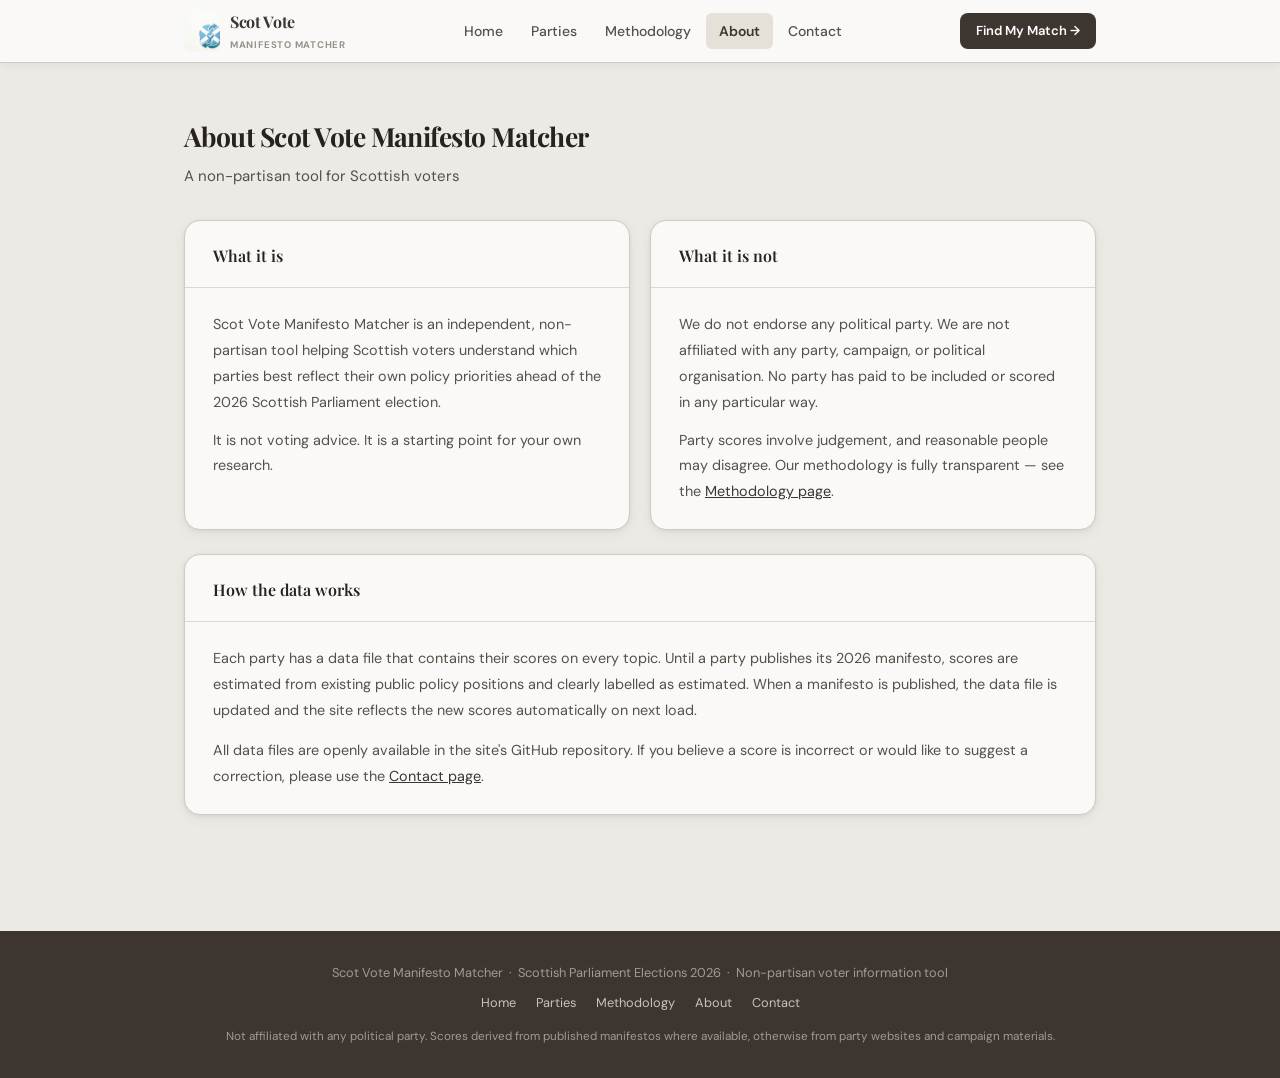
<file: about.html>
<!DOCTYPE html>
<html lang="en">
<head>
<meta charset="UTF-8">
<meta name="viewport" content="width=device-width, initial-scale=1.0">
<title>About – Scot Vote Manifesto Matcher</title>
<link rel="preconnect" href="https://fonts.googleapis.com">
  <link href="https://fonts.googleapis.com/css2?family=Playfair+Display:wght@500;700&family=DM+Sans:wght@300;400;500;600&display=swap" rel="stylesheet">
  <link rel="stylesheet" href="style.css">
</head>
<body>

<nav class="nav">
  <div class="nav-inner">
    <a href="index.html" class="nav-brand">
      <img src="logo-icon.png" alt="Scot Vote Manifesto Matcher icon" style="height:42px;width:auto;display:block">
      <div>
        <span class="nav-brand-text">Scot Vote</span>
        <span class="nav-brand-sub">Manifesto Matcher</span>
      </div>
    </a>
    <ul class="nav-links" id="nav-links"></ul>
    <a href="match.html" class="btn btn-primary btn-sm">Find My Match →</a>
  </div>
</nav>

<main>
  <div class="container">
    <div class="section">
      <div class="sh">About Scot Vote Manifesto Matcher</div>
      <div class="sh-s">A non-partisan tool for Scottish voters</div>

      <div style="display:grid;grid-template-columns:1fr 1fr;gap:20px;margin-bottom:24px">

        <div class="card">
          <div class="card-head" style="font-family:var(--font-d);font-size:1rem;font-weight:600">What it is</div>
          <div class="card-body">
            <p style="font-size:.9rem;color:var(--text-2);line-height:1.8">Scot Vote Manifesto Matcher is an independent, non-partisan tool helping Scottish voters understand which parties best reflect their own policy priorities ahead of the 2026 Scottish Parliament election.</p>
            <p style="font-size:.9rem;color:var(--text-2);line-height:1.8;margin-top:12px">It is not voting advice. It is a starting point for your own research.</p>
          </div>
        </div>

        <div class="card">
          <div class="card-head" style="font-family:var(--font-d);font-size:1rem;font-weight:600">What it is not</div>
          <div class="card-body">
            <p style="font-size:.9rem;color:var(--text-2);line-height:1.8">We do not endorse any political party. We are not affiliated with any party, campaign, or political organisation. No party has paid to be included or scored in any particular way.</p>
            <p style="font-size:.9rem;color:var(--text-2);line-height:1.8;margin-top:12px">Party scores involve judgement, and reasonable people may disagree. Our methodology is fully transparent — see the <a href="methodology.html" style="color:var(--accent)">Methodology page</a>.</p>
          </div>
        </div>

      </div>

      <div class="card">
        <div class="card-head" style="font-family:var(--font-d);font-size:1rem;font-weight:600">How the data works</div>
        <div class="card-body">
          <p style="font-size:.9rem;color:var(--text-2);line-height:1.8;margin-bottom:14px">Each party has a data file that contains their scores on every topic. Until a party publishes its 2026 manifesto, scores are estimated from existing public policy positions and clearly labelled as estimated. When a manifesto is published, the data file is updated and the site reflects the new scores automatically on next load.</p>
          <p style="font-size:.9rem;color:var(--text-2);line-height:1.8">All data files are openly available in the site's GitHub repository. If you believe a score is incorrect or would like to suggest a correction, please use the <a href="contact.html" style="color:var(--accent)">Contact page</a>.</p>
        </div>
      </div>

    </div>
  </div>
</main>

<footer id="site-footer"></footer>

<script src="main.js"></script>
<script>
document.addEventListener('DOMContentLoaded', () => {
  initNav('about');
  initFooter();
});
</script>
</body>
</html>
</file>
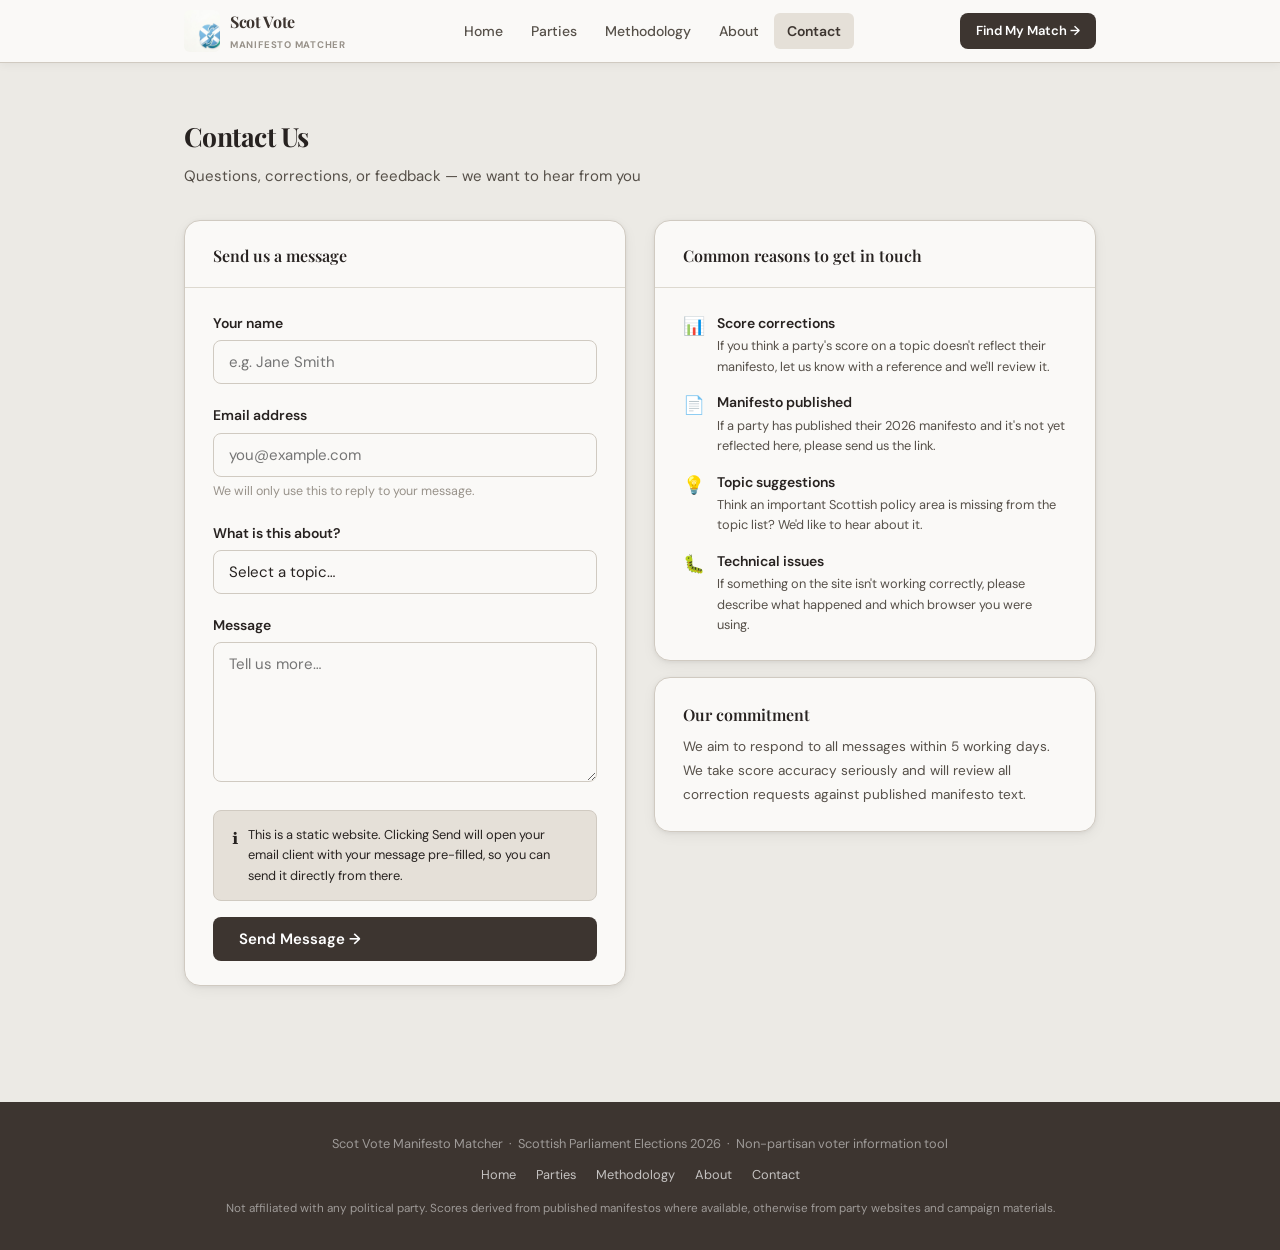
<file: contact.html>
<!DOCTYPE html>
<html lang="en">
<head>
<meta charset="UTF-8">
<meta name="viewport" content="width=device-width, initial-scale=1.0">
<title>Contact – Scot Vote Manifesto Matcher</title>
<link rel="preconnect" href="https://fonts.googleapis.com">
  <link href="https://fonts.googleapis.com/css2?family=Playfair+Display:wght@500;700&family=DM+Sans:wght@300;400;500;600&display=swap" rel="stylesheet">
  <link rel="stylesheet" href="style.css">
</head>
<body>

<nav class="nav">
  <div class="nav-inner">
    <a href="index.html" class="nav-brand">
      <img src="logo-icon.png" alt="Scot Vote Manifesto Matcher icon" style="height:42px;width:auto;display:block">
      <div>
        <span class="nav-brand-text">Scot Vote</span>
        <span class="nav-brand-sub">Manifesto Matcher</span>
      </div>
    </a>
    <ul class="nav-links" id="nav-links"></ul>
    <a href="match.html" class="btn btn-primary btn-sm">Find My Match →</a>
  </div>
</nav>

<main>
  <div class="container">
    <div class="section">
      <div class="sh">Contact Us</div>
      <div class="sh-s">Questions, corrections, or feedback — we want to hear from you</div>

      <div style="display:grid;grid-template-columns:1fr 1fr;gap:28px;align-items:start">

        <!-- Contact form -->
        <div class="card">
          <div class="card-head" style="font-family:var(--font-d);font-size:1rem;font-weight:600">Send us a message</div>
          <div class="card-body">

            <div id="form-success" style="display:none" class="banner banner-info">
              <span class="banner-icon">✓</span>
              <div><strong>Message sent!</strong> We'll get back to you as soon as we can.</div>
            </div>

            <form id="contact-form" onsubmit="handleSubmit(event)">

              <div class="form-group">
                <label class="form-label" for="name">Your name</label>
                <input class="form-input" type="text" id="name" name="name" placeholder="e.g. Jane Smith" required>
              </div>

              <div class="form-group">
                <label class="form-label" for="email">Email address</label>
                <input class="form-input" type="email" id="email" name="email" placeholder="you@example.com" required>
                <div class="form-hint">We will only use this to reply to your message.</div>
              </div>

              <div class="form-group">
                <label class="form-label" for="topic">What is this about?</label>
                <select class="form-select" id="topic" name="topic" required>
                  <option value="" disabled selected>Select a topic…</option>
                  <option value="score-correction">A party score looks incorrect</option>
                  <option value="missing-topic">Suggest a new policy topic</option>
                  <option value="manifesto-update">A manifesto has been published</option>
                  <option value="bug">Something on the site isn't working</option>
                  <option value="media">Media / press enquiry</option>
                  <option value="other">Something else</option>
                </select>
              </div>

              <div class="form-group">
                <label class="form-label" for="message">Message</label>
                <textarea class="form-textarea" id="message" name="message" placeholder="Tell us more…" required></textarea>
              </div>

              <div class="banner banner-info mb4" style="font-size:.8rem">
                <span class="banner-icon">ℹ️</span>
                <div>This is a static website. Clicking Send will open your email client with your message pre-filled, so you can send it directly from there.</div>
              </div>

              <button type="submit" class="btn btn-primary" style="width:100%">Send Message →</button>

            </form>
          </div>
        </div>

        <!-- Right column: info -->
        <div>
          <div class="card" style="margin-bottom:16px">
            <div class="card-head" style="font-family:var(--font-d);font-size:1rem;font-weight:600">Common reasons to get in touch</div>
            <div class="card-body">
              <div style="display:flex;flex-direction:column;gap:14px">
                <div style="display:flex;gap:12px;align-items:flex-start">
                  <span style="font-size:1.1rem">📊</span>
                  <div>
                    <div style="font-weight:600;font-size:.875rem;margin-bottom:2px">Score corrections</div>
                    <div style="font-size:.8rem;color:var(--text-2)">If you think a party's score on a topic doesn't reflect their manifesto, let us know with a reference and we'll review it.</div>
                  </div>
                </div>
                <div style="display:flex;gap:12px;align-items:flex-start">
                  <span style="font-size:1.1rem">📄</span>
                  <div>
                    <div style="font-weight:600;font-size:.875rem;margin-bottom:2px">Manifesto published</div>
                    <div style="font-size:.8rem;color:var(--text-2)">If a party has published their 2026 manifesto and it's not yet reflected here, please send us the link.</div>
                  </div>
                </div>
                <div style="display:flex;gap:12px;align-items:flex-start">
                  <span style="font-size:1.1rem">💡</span>
                  <div>
                    <div style="font-weight:600;font-size:.875rem;margin-bottom:2px">Topic suggestions</div>
                    <div style="font-size:.8rem;color:var(--text-2)">Think an important Scottish policy area is missing from the topic list? We'd like to hear about it.</div>
                  </div>
                </div>
                <div style="display:flex;gap:12px;align-items:flex-start">
                  <span style="font-size:1.1rem">🐛</span>
                  <div>
                    <div style="font-weight:600;font-size:.875rem;margin-bottom:2px">Technical issues</div>
                    <div style="font-size:.8rem;color:var(--text-2)">If something on the site isn't working correctly, please describe what happened and which browser you were using.</div>
                  </div>
                </div>
              </div>
            </div>
          </div>

          <div class="card">
            <div class="card-body">
              <div style="font-family:var(--font-d);font-size:1rem;font-weight:600;margin-bottom:8px">Our commitment</div>
              <p style="font-size:.85rem;color:var(--text-2);line-height:1.75">We aim to respond to all messages within 5 working days. We take score accuracy seriously and will review all correction requests against published manifesto text.</p>
            </div>
          </div>
        </div>

      </div>
    </div>
  </div>
</main>

<footer id="site-footer"></footer>

<script src="main.js"></script>
<script>
document.addEventListener('DOMContentLoaded', () => {
  initNav('contact');
  initFooter();
});

function handleSubmit(e) {
  e.preventDefault();
  const name    = document.getElementById('name').value;
  const email   = document.getElementById('email').value;
  const topic   = document.getElementById('topic').value;
  const message = document.getElementById('message').value;

  const subject = encodeURIComponent(`Scot Vote Manifesto Matcher – ${topic}`);
  const body    = encodeURIComponent(
    `Name: ${name}\nEmail: ${email}\nTopic: ${topic}\n\n${message}`
  );

  // Replace this address with your own
  const mailto = `mailto:hello@manifestomatch.scot?subject=${subject}&body=${body}`;
  window.location.href = mailto;

  // Show confirmation banner
  document.getElementById('form-success').style.display = 'flex';
  document.getElementById('contact-form').style.opacity = '.5';
  document.getElementById('contact-form').style.pointerEvents = 'none';
}
</script>
</body>
</html>
</file>
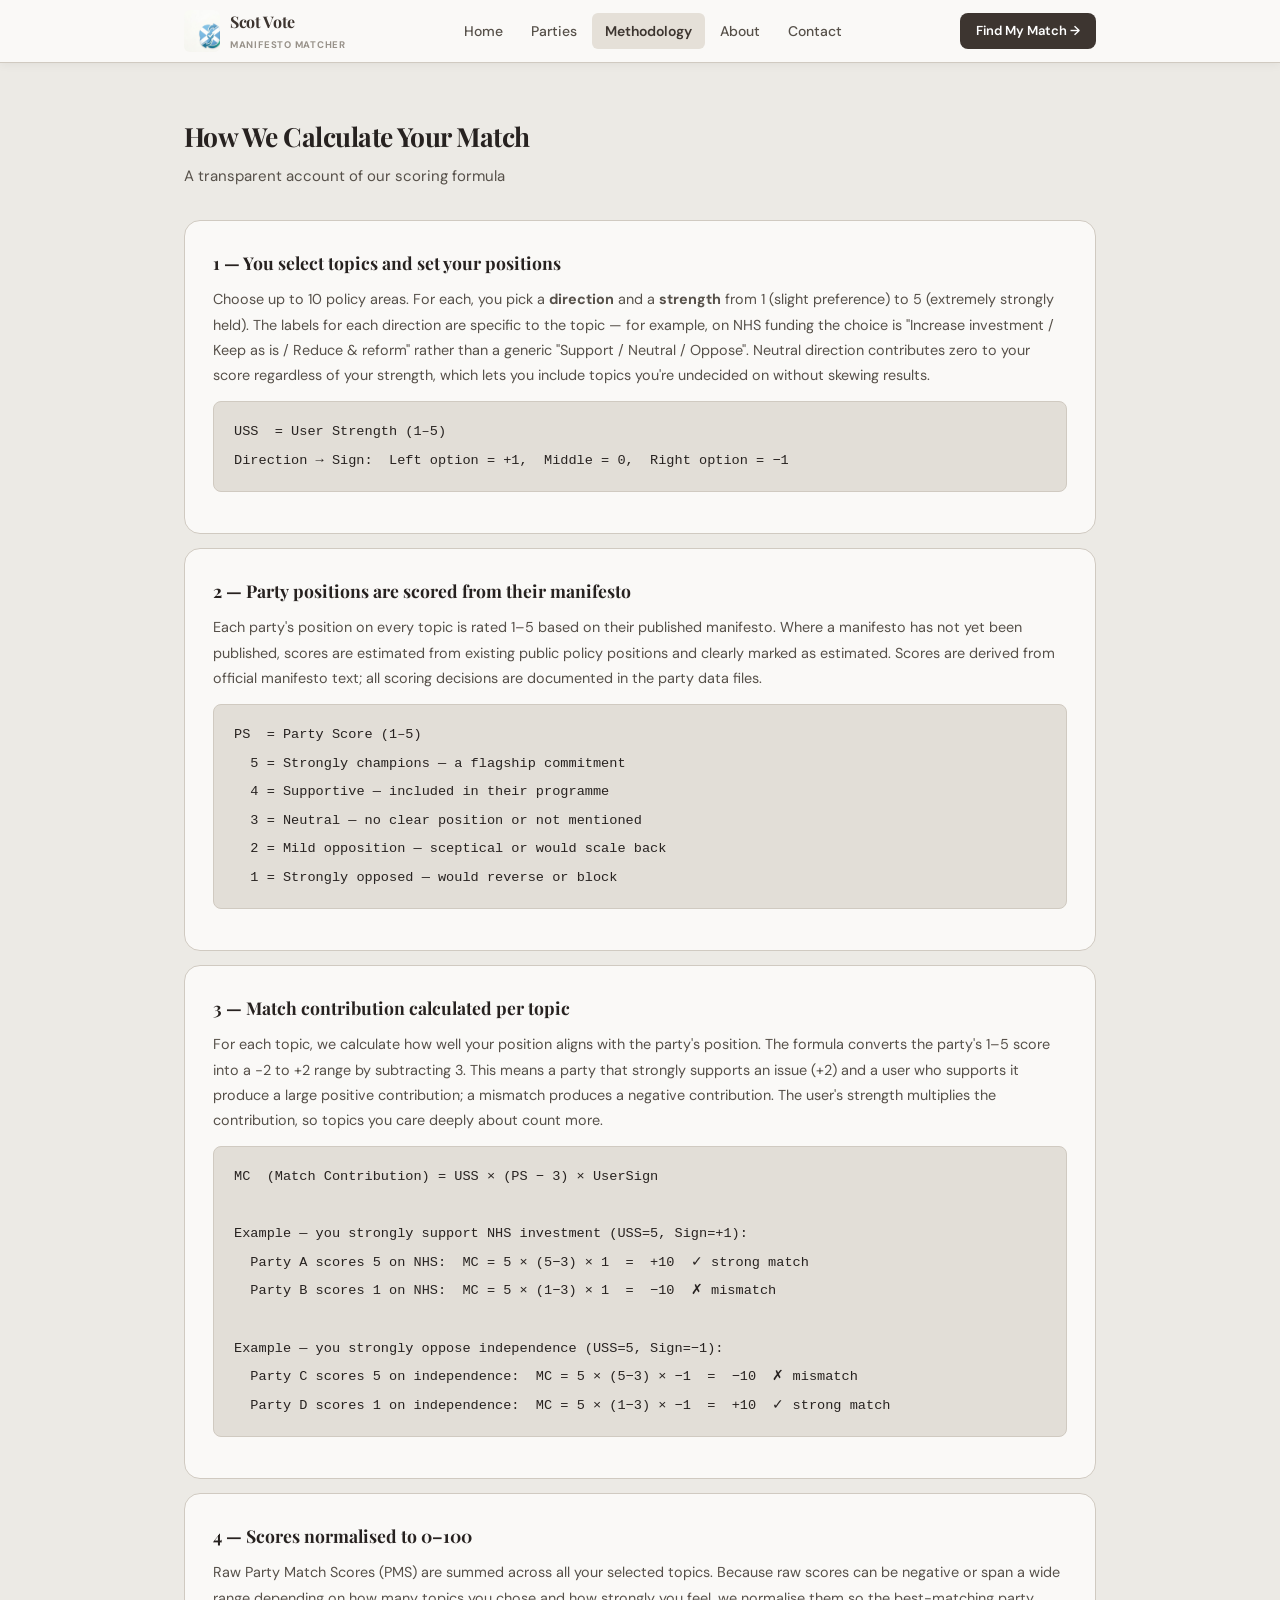
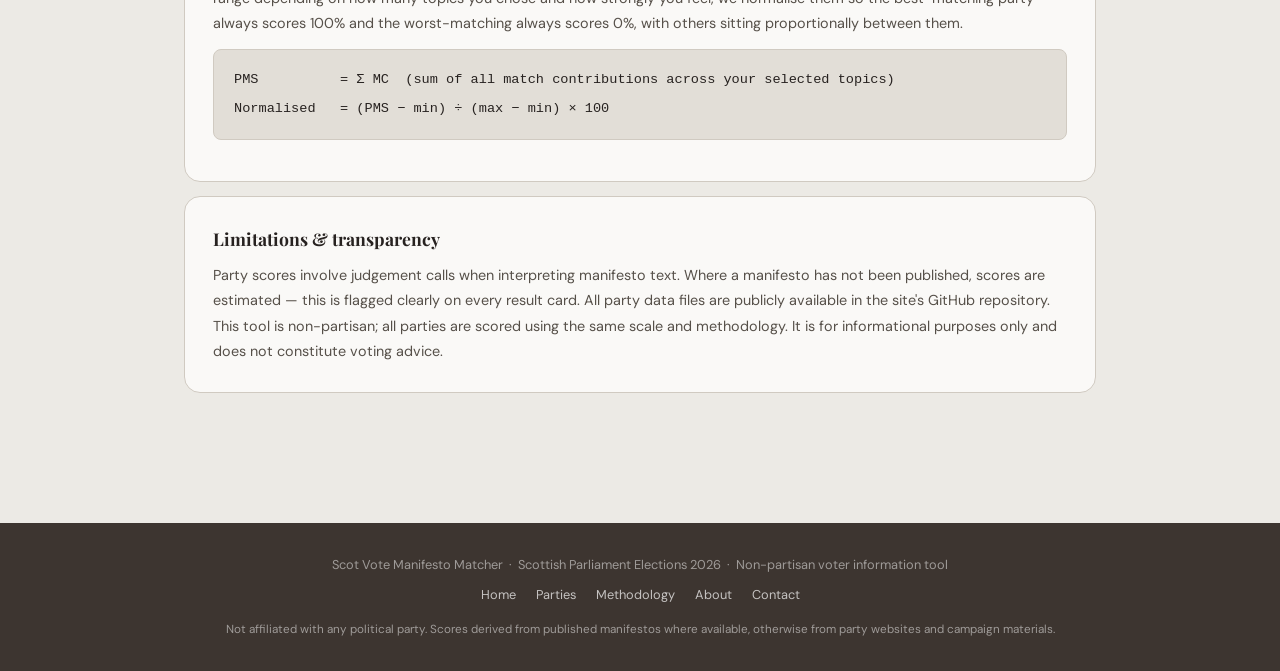
<file: methodology.html>
<!DOCTYPE html>
<html lang="en">
<head>
<meta charset="UTF-8">
<meta name="viewport" content="width=device-width, initial-scale=1.0">
<title>Methodology – Scot Vote Manifesto Matcher</title>
<link rel="preconnect" href="https://fonts.googleapis.com">
  <link href="https://fonts.googleapis.com/css2?family=Playfair+Display:wght@500;700&family=DM+Sans:wght@300;400;500;600&display=swap" rel="stylesheet">
  <link rel="stylesheet" href="style.css">
</head>
<body>

<nav class="nav">
  <div class="nav-inner">
    <a href="index.html" class="nav-brand">
      <img src="logo-icon.png" alt="Scot Vote Manifesto Matcher icon" style="height:42px;width:auto;display:block">
      <div>
        <span class="nav-brand-text">Scot Vote</span>
        <span class="nav-brand-sub">Manifesto Matcher</span>
      </div>
    </a>
    <ul class="nav-links" id="nav-links"></ul>
    <a href="match.html" class="btn btn-primary btn-sm">Find My Match →</a>
  </div>
</nav>

<main>
  <div class="container">
    <div class="section">
      <div class="sh">How We Calculate Your Match</div>
      <div class="sh-s">A transparent account of our scoring formula</div>

      <div class="meth-card">
        <h3>1 — You select topics and set your positions</h3>
        <p>Choose up to 10 policy areas. For each, you pick a <strong>direction</strong> and a <strong>strength</strong> from 1 (slight preference) to 5 (extremely strongly held). The labels for each direction are specific to the topic — for example, on NHS funding the choice is "Increase investment / Keep as is / Reduce &amp; reform" rather than a generic "Support / Neutral / Oppose". Neutral direction contributes zero to your score regardless of your strength, which lets you include topics you're undecided on without skewing results.</p>
        <div class="formula">USS  = User Strength (1–5)
Direction → Sign:  Left option = +1,  Middle = 0,  Right option = −1</div>
      </div>

      <div class="meth-card">
        <h3>2 — Party positions are scored from their manifesto</h3>
        <p>Each party's position on every topic is rated 1–5 based on their published manifesto. Where a manifesto has not yet been published, scores are estimated from existing public policy positions and clearly marked as estimated. Scores are derived from official manifesto text; all scoring decisions are documented in the party data files.</p>
        <div class="formula">PS  = Party Score (1–5)
  5 = Strongly champions — a flagship commitment
  4 = Supportive — included in their programme
  3 = Neutral — no clear position or not mentioned
  2 = Mild opposition — sceptical or would scale back
  1 = Strongly opposed — would reverse or block</div>
      </div>

      <div class="meth-card">
        <h3>3 — Match contribution calculated per topic</h3>
        <p>For each topic, we calculate how well your position aligns with the party's position. The formula converts the party's 1–5 score into a −2 to +2 range by subtracting 3. This means a party that strongly supports an issue (+2) and a user who supports it produce a large positive contribution; a mismatch produces a negative contribution. The user's strength multiplies the contribution, so topics you care deeply about count more.</p>
        <div class="formula">MC  (Match Contribution) = USS × (PS − 3) × UserSign

Example — you strongly support NHS investment (USS=5, Sign=+1):
  Party A scores 5 on NHS:  MC = 5 × (5−3) × 1  =  +10  ✓ strong match
  Party B scores 1 on NHS:  MC = 5 × (1−3) × 1  =  −10  ✗ mismatch

Example — you strongly oppose independence (USS=5, Sign=−1):
  Party C scores 5 on independence:  MC = 5 × (5−3) × −1  =  −10  ✗ mismatch
  Party D scores 1 on independence:  MC = 5 × (1−3) × −1  =  +10  ✓ strong match</div>
      </div>

      <div class="meth-card">
        <h3>4 — Scores normalised to 0–100</h3>
        <p>Raw Party Match Scores (PMS) are summed across all your selected topics. Because raw scores can be negative or span a wide range depending on how many topics you chose and how strongly you feel, we normalise them so the best-matching party always scores 100% and the worst-matching always scores 0%, with others sitting proportionally between them.</p>
        <div class="formula">PMS          = Σ MC  (sum of all match contributions across your selected topics)
Normalised   = (PMS − min) ÷ (max − min) × 100</div>
      </div>

      <div class="meth-card">
        <h3>Limitations &amp; transparency</h3>
        <p>Party scores involve judgement calls when interpreting manifesto text. Where a manifesto has not been published, scores are estimated — this is flagged clearly on every result card. All party data files are publicly available in the site's GitHub repository. This tool is non-partisan; all parties are scored using the same scale and methodology. It is for informational purposes only and does not constitute voting advice.</p>
      </div>

    </div>
  </div>
</main>

<footer id="site-footer"></footer>

<script src="main.js"></script>
<script>
document.addEventListener('DOMContentLoaded', () => {
  initNav('methodology');
  initFooter();
});
</script>
</body>
</html>
</file>
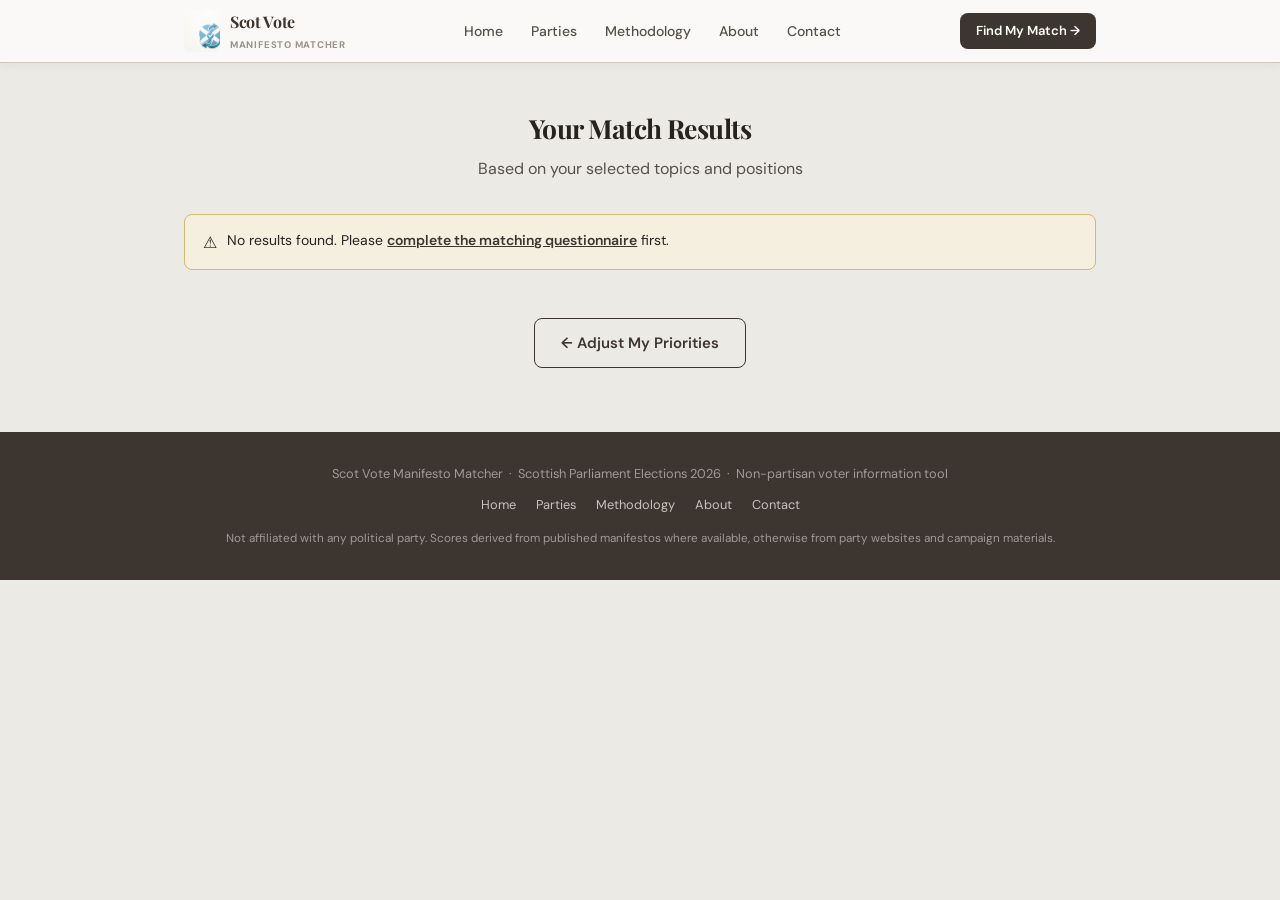
<file: results.html>
<!DOCTYPE html>
<html lang="en">
<head>
<meta charset="UTF-8">
<meta name="viewport" content="width=device-width, initial-scale=1.0">
<title>Your Results – Scot Vote Manifesto Matcher</title>
<link rel="preconnect" href="https://fonts.googleapis.com">
<link href="https://fonts.googleapis.com/css2?family=Playfair+Display:wght@500;700&family=DM+Sans:wght@300;400;500;600&display=swap" rel="stylesheet">
<link rel="stylesheet" href="style.css">
<style>
.source-tag {
  display: inline-flex; align-items: center; gap: 4px;
  font-size: .65rem; font-weight: 700; text-transform: uppercase;
  letter-spacing: .06em; padding: 2px 8px; border-radius: 4px;
  margin-left: 8px; vertical-align: middle;
}
.source-manifesto { background: var(--ok-bg);     color: var(--ok); }
.source-website    { background: var(--bg-subtle); color: var(--text-muted); }

.discrepancy-block {
  background: #FDF8EC;
  border: 1px solid #E8D48B;
  border-radius: var(--r);
  padding: 13px 16px;
  margin-top: 14px;
}
.discrepancy-block .disc-title {
  font-size: .72rem; font-weight: 800; text-transform: uppercase;
  letter-spacing: .08em; color: #8A6318; margin-bottom: 10px;
  display: flex; align-items: center; gap: 6px;
}
.disc-row {
  display: flex; align-items: flex-start; gap: 8px;
  font-size: .8125rem; margin-bottom: 8px; line-height: 1.4;
}
.disc-row:last-child { margin-bottom: 0; }
.disc-topic  { font-weight: 600; min-width: 140px; }
.disc-detail { color: var(--text-2); font-size: .775rem; }
.disc-arrow  { color: var(--text-muted); margin: 0 3px; }
</style>
</head>
<body>

<nav class="nav">
  <div class="nav-inner">
    <a href="index.html" class="nav-brand">
      <img src="logo-icon.png" alt="Scot Vote Manifesto Matcher icon" style="height:42px;width:auto;display:block">
      <div>
        <span class="nav-brand-text">Scot Vote</span>
        <span class="nav-brand-sub">Manifesto Matcher</span>
      </div>
    </a>
    <ul class="nav-links" id="nav-links"></ul>
    <a href="match.html" class="btn btn-primary btn-sm">Find My Match →</a>
  </div>
</nav>

<main>
  <div class="container">
    <div class="res-head">
      <div class="sh">Your Match Results</div>
      <p style="color:var(--text-2)">Based on your selected topics and positions</p>
    </div>
    <div id="results-wrap">
      <div style="text-align:center;padding:40px;color:var(--text-muted)">Calculating your results…</div>
    </div>
    <div class="tc" style="margin:48px 0 32px">
      <a href="match.html" class="btn btn-outline">← Adjust My Priorities</a>
    </div>
  </div>
</main>

<footer id="site-footer"></footer>

<script src="main.js"></script>
<script>
document.addEventListener('DOMContentLoaded', () => {
  initNav('results');
  initFooter();

  const selRaw     = sessionStorage.getItem('mm_sel');
  const posRaw     = sessionStorage.getItem('mm_pos');
  const partiesRaw = sessionStorage.getItem('mm_parties');
  const topicsRaw  = sessionStorage.getItem('mm_topics');

  if (!selRaw || !posRaw || !partiesRaw || !topicsRaw) {
    document.getElementById('results-wrap').innerHTML = `
      <div class="banner banner-warn" style="margin-bottom:24px">
        <span class="banner-icon">⚠️</span>
        <div>No results found. Please <a href="match.html" style="color:var(--accent);font-weight:600">complete the matching questionnaire</a> first.</div>
      </div>`;
    return;
  }

  const sel     = JSON.parse(selRaw);
  const userPos = JSON.parse(posRaw);
  PARTIES       = JSON.parse(partiesRaw);
  TOPICS        = JSON.parse(topicsRaw);

  calcAndRender(sel, userPos);
});

/* ══════════════════════════════════════════════════════════════
   SCORING ENGINE
   MC = USS × (PS − 3) × userSign
   Primary source: partyScores (manifesto if published, else website)
   Fallback source: partyWebsiteScores (always website-based)
   ══════════════════════════════════════════════════════════════ */
function calcAndRender(ids, userPos) {
  const raw = PARTIES.map(pt => {
    let pms = 0;
    const contribs = ids.map(tid => {
      const tp  = TOPICS.find(t => t.id === tid);

      // Primary: manifesto score if available, else website score
      const ps  = (tp.partyScores        || {})[pt.id] ?? 3;
      // For discrepancy check: what the website says
      const wps = (tp.partyWebsiteScores || {})[pt.id] ?? ps;

      const { dir, str: uss } = userPos[tid];
      const usign = dir === 'support' ? 1 : dir === 'oppose' ? -1 : 0;
      const mc    = uss * (ps - 3) * usign;
      pms += mc;
      return { tid, mc, ps, wps, uss, dir };
    });
    return { pt, pms, contribs };
  });

  // Normalise 0–100
  const scores = raw.map(r => r.pms);
  const mx = Math.max(...scores), mn = Math.min(...scores), rng = mx - mn;
  raw.forEach(r => { r.norm = rng <= 0 ? 50 : Math.round((r.pms - mn) / rng * 100); });
  raw.sort((a, b) => b.norm - a.norm);

  renderResults(raw, ids, userPos);
}

/* ── Direction label helpers ───────────────────────────────── */
const SCORE_LABEL = {
  5: 'strongly champions',
  4: 'supportive',
  3: 'neutral / no clear position',
  2: 'mild opposition',
  1: 'strongly opposed'
};

function scoreDirection(manifestoScore, websiteScore, topicId) {
  /* Describe the shift from website to manifesto in plain English */
  const diff = manifestoScore - websiteScore;
  if (Math.abs(diff) < 2) return null; // not significant

  const mLbl = SCORE_LABEL[manifestoScore] || manifestoScore;
  const wLbl = SCORE_LABEL[websiteScore]   || websiteScore;

  const direction = diff > 0
    ? 'more supportive in their manifesto than their website suggests'
    : 'less supportive in their manifesto than their website suggests';

  return { diff, direction, mLbl, wLbl };
}

/* ── Render all result cards ───────────────────────────────── */
function renderResults(results, ids, userPos) {
  const medals  = ['🥇','🥈','🥉'];
  const rankCls = ['gold','silver','bronze','','',''];

  document.getElementById('results-wrap').innerHTML = results.map((r, i) => {
    const { pt, norm, contribs } = r;

    const pos = contribs.filter(c => c.mc > 0).sort((a, b) => b.mc - a.mc).slice(0, 3);
    const neg = contribs.filter(c => c.mc < 0).sort((a, b) => a.mc - b.mc).slice(0, 3);

    // ── Source badge ──────────────────────────────────────────
    const hasManifesto = pt.manifestoStatus === 'published';
    const sourceBadge  = hasManifesto
      ? `<span class="source-tag source-manifesto">📄 Manifesto</span>`
      : `<span class="source-tag source-website">🌐 Website</span>`;

    const estBadge = !hasManifesto
      ? `<span style="font-size:.64rem;font-weight:600;background:var(--warn-bg);color:var(--warn);padding:2px 7px;border-radius:99px;margin-left:6px">Estimated</span>`
      : '';

    // ── Discrepancy check ─────────────────────────────────────
    // Only relevant when party HAS a manifesto (scores come from manifesto)
    // and the website says something meaningfully different (diff ≥ 2)
    let discrepancies = [];
    if (hasManifesto) {
      discrepancies = contribs
        .map(c => {
          const shift = scoreDirection(c.ps, c.wps, c.tid);
          if (!shift) return null;
          const t = TOPICS.find(t => t.id === c.tid);
          return { topic: t, shift, manifesto: c.ps, website: c.wps };
        })
        .filter(Boolean);
    }

    const discrepancyBlock = discrepancies.length > 0 ? `
      <div class="discrepancy-block">
        <div class="disc-title">
          ℹ️ Manifesto vs website differences on your topics
        </div>
        <p style="font-size:.78rem;color:var(--text-2);margin-bottom:10px;line-height:1.5">
          Your match score uses the published manifesto. On the following topics, the party's website
          and campaign materials suggest a different emphasis to what's in the manifesto:
        </p>
        ${discrepancies.map(d => `
          <div class="disc-row">
            <span>${d.topic.icon}</span>
            <div>
              <span class="disc-topic">${d.topic.name}</span>
              <span class="disc-detail">
                Manifesto: <strong>${d.shift.mLbl}</strong>
                <span class="disc-arrow">vs</span>
                Website: <strong>${d.shift.wLbl}</strong>
                — ${d.shift.direction}.
              </span>
            </div>
          </div>`).join('')}
      </div>` : '';

    return `
      <div class="res-card ${rankCls[i] || ''}">
        <div class="res-top">
          <div class="res-rank">${i < 3 ? medals[i] : i + 1}</div>
          <div style="display:flex;align-items:center;gap:11px;flex:1">
            ${logo(pt.id)}
            <div class="res-party">
              <div class="res-name">
                ${pt.name}${sourceBadge}${estBadge}
              </div>
              <div class="res-lead">${pt.leader}</div>
            </div>
          </div>
          <div class="res-score-box">
            <div class="res-score">${norm}%</div>
            <div class="res-score-lbl">Match</div>
          </div>
        </div>

        <div class="res-bar">
          <div class="res-fill" style="width:0%" data-w="${norm}"></div>
        </div>

        <button class="expand-btn" onclick="toggleDetail('${pt.id}')">▸ Show breakdown</button>

        <div class="res-detail" id="det-${pt.id}">

          ${pos.length ? `
            <div style="margin-bottom:16px">
              <div class="detail-section-title" style="color:var(--ok)">✓ Top alignments</div>
              ${pos.map(c => {
                const t  = TOPICS.find(t => t.id === c.tid);
                const dl = dirLabel(t, c.dir);
                return `<div class="detail-row">
                  <span>${t.icon}</span>
                  <span class="dr-name">${t.name}</span>
                  <span class="dr-meta">You: ${dl} (${c.uss}/5) · Party manifesto: ${c.ps}/5</span>
                </div>`;
              }).join('')}
            </div>` : ''}

          ${neg.length ? `
            <div style="margin-bottom:16px">
              <div class="detail-section-title" style="color:var(--err)">✗ Key mismatches</div>
              ${neg.map(c => {
                const t  = TOPICS.find(t => t.id === c.tid);
                const dl = dirLabel(t, c.dir);
                return `<div class="detail-row">
                  <span>${t.icon}</span>
                  <span class="dr-name">${t.name}</span>
                  <span class="dr-meta">You: ${dl} (${c.uss}/5) · Party manifesto: ${c.ps}/5</span>
                </div>`;
              }).join('')}
            </div>` : ''}

          ${discrepancyBlock}

          ${!hasManifesto ? `
            <div class="banner banner-warn" style="margin-top:10px">
              <span class="banner-icon">⚠️</span>
              <div>
                <strong>No manifesto published yet.</strong>
                This match is based on the party's website and campaign materials.
                Scores will update automatically when their 2026 manifesto is published.
              </div>
            </div>` : ''}

          <div style="margin-top:14px;display:flex;gap:16px;flex-wrap:wrap">
            <a href="${pt.web}" target="_blank" rel="noopener"
               style="font-size:.8125rem;color:var(--accent);font-weight:600">
              Visit ${pt.short} website →
            </a>
            ${pt.manifestoUrl ? `
              <a href="${pt.manifestoUrl}" target="_blank" rel="noopener"
                 style="font-size:.8125rem;color:var(--accent);font-weight:600">
                Read manifesto →
              </a>` : ''}
          </div>
        </div>
      </div>`;
  }).join('');

  // Animate bars after paint
  requestAnimationFrame(() => requestAnimationFrame(() => {
    document.querySelectorAll('.res-fill[data-w]').forEach(el => {
      el.style.width = el.dataset.w + '%';
    });
  }));
}

function toggleDetail(id) {
  const d = document.getElementById('det-' + id);
  const b = d.previousElementSibling;
  d.classList.toggle('open');
  b.textContent = d.classList.contains('open') ? '▾ Hide breakdown' : '▸ Show breakdown';
}
</script>
</body>
</html>
</file>
<file: style.css>
/* =====================================================
   MANIFESTO MATCH — Scotland 2026
   Shared stylesheet — warm stone / neutral palette
   ===================================================== */



:root {
  /* ── Palette: warm stone / charcoal — neutral to all parties ── */
  --bg:           #ECEAE5;
  --bg-subtle:    #E2DED7;
  --surface:      #FAF9F7;
  --surface-2:    #F2EFE9;
  --border:       #D0CAC1;
  --border-light: #DDD9D0;

  --text:         #272220;
  --text-2:       #565049;
  --text-muted:   #98928A;

  --accent:       #3D3530;   /* dark warm charcoal */
  --accent-2:     #4E4438;
  --accent-light: #E5E0D8;
  --accent-text:  #FFFFFF;

  --ok-bg:   #EAF3EC; --ok:   #2A6844;
  --warn-bg: #F5EFE0; --warn: #8A6318;
  --err-bg:  #F4E8E7; --err:  #A5302A;

  --font-d: 'Playfair Display', Georgia, serif;
  --font-b: 'DM Sans', system-ui, sans-serif;

  --r:   8px;
  --r2:  16px;
  --sh:  0 1px 4px rgba(0,0,0,.06), 0 4px 14px rgba(0,0,0,.05);
  --sh2: 0 4px 16px rgba(0,0,0,.10), 0 8px 28px rgba(0,0,0,.07);

  --mw: 960px;
}

*, *::before, *::after { box-sizing: border-box; margin: 0; padding: 0; }

body {
  font-family: var(--font-b);
  background: var(--bg);
  color: var(--text);
  line-height: 1.6;
  min-height: 100vh;
}

/* ─── NAV ─────────────────────────────── */
.nav {
  position: sticky; top: 0; z-index: 200;
  background: var(--surface);
  border-bottom: 1px solid var(--border);
  box-shadow: 0 1px 10px rgba(0,0,0,.06);
}
.nav-inner {
  max-width: var(--mw); margin: 0 auto;
  padding: 0 24px; height: 62px;
  display: flex; align-items: center; justify-content: space-between;
}
.nav-brand {
  display: flex; align-items: center; gap: 10px;
  text-decoration: none;
}
.nav-brand img { display: block; height: 42px; width: auto; border-radius: 6px; }
.nav-brand-text { font-family: var(--font-d); font-size: 1rem; font-weight: 700; color: var(--accent); letter-spacing: -.02em; line-height: 1.2; }
.nav-brand-sub  { font-size: .6rem; font-weight: 700; color: var(--text-muted); letter-spacing: .08em; text-transform: uppercase; display: block; margin-top: 1px; }
.nav-links      { display: flex; gap: 2px; list-style: none; }
.nav-links a {
  display: block; text-decoration: none;
  font-family: var(--font-b); font-size: .875rem; font-weight: 500;
  color: var(--text-2); padding: 7px 13px; border-radius: 6px;
  transition: all .15s;
}
.nav-links a:hover,
.nav-links a.active { color: var(--accent); background: var(--accent-light); font-weight: 600; }

/* ─── BUTTONS ─────────────────────────── */
.btn {
  display: inline-flex; align-items: center; gap: 7px;
  padding: 12px 26px; border-radius: var(--r);
  font-family: var(--font-b); font-size: .9375rem; font-weight: 600;
  cursor: pointer; border: none; transition: all .2s; text-decoration: none; white-space: nowrap;
}
.btn-primary { background: var(--accent); color: var(--accent-text); }
.btn-primary:hover { background: var(--accent-2); transform: translateY(-1px); box-shadow: 0 4px 18px rgba(61,53,48,.35); }
.btn-ghost   { background: rgba(255,255,255,.12); color: rgba(255,255,255,.9); border: 1.5px solid rgba(255,255,255,.28); }
.btn-ghost:hover { background: rgba(255,255,255,.22); color: #fff; }
.btn-outline { background: transparent; color: var(--accent); border: 1.5px solid var(--accent); }
.btn-outline:hover { background: var(--accent-light); }
.btn-sm { padding: 8px 16px; font-size: .8125rem; }
.btn-lg { padding: 15px 34px; font-size: 1rem; }
.btn:disabled { opacity: .4; cursor: not-allowed; pointer-events: none; }

/* ─── LAYOUT ──────────────────────────── */
.container { max-width: var(--mw); margin: 0 auto; padding: 0 24px; }
.section    { padding: 52px 0; }

/* ─── PAGE FADE IN ────────────────────── */
main { animation: fadeUp .3s ease; }
@keyframes fadeUp { from { opacity:0; transform:translateY(10px); } to { opacity:1; transform:translateY(0); } }

/* ─── HERO ────────────────────────────── */
.hero {
  background: var(--accent);
  padding: 84px 24px 80px;
  position: relative; overflow: hidden;
}
.hero::before, .hero::after {
  content: ''; position: absolute; border-radius: 50%; pointer-events: none;
}
.hero::before { width: 700px; height: 700px; top: -50%; right: -12%; background: rgba(255,255,255,.03); }
.hero::after  { width: 450px; height: 450px; bottom: -55%; left: -8%;  background: rgba(255,255,255,.04); }
.hero-inner { max-width: var(--mw); margin: 0 auto; position: relative; z-index: 1; }
.hero-eye {
  font-size: .7rem; font-weight: 700; letter-spacing: .12em; text-transform: uppercase;
  color: rgba(255,255,255,.5); margin-bottom: 22px; display: flex; align-items: center; gap: 10px;
}
.hero-eye::before { content:''; display: inline-block; width: 28px; height: 2px; background: rgba(255,255,255,.3); }
.hero h1 {
  font-family: var(--font-d); font-size: clamp(2rem,5vw,3.4rem); font-weight: 700;
  color: #fff; line-height: 1.13; letter-spacing: -.03em; max-width: 580px; margin-bottom: 22px;
}
.hero-sub { font-size: 1.05rem; color: rgba(255,255,255,.7); max-width: 520px; margin-bottom: 44px; line-height: 1.75; }
.hero-ctas { display: flex; align-items: center; gap: 14px; flex-wrap: wrap; }

/* ─── CARDS ───────────────────────────── */
.card { background: var(--surface); border-radius: var(--r2); border: 1px solid var(--border); box-shadow: var(--sh); }
.card-head { padding: 22px 28px 18px; border-bottom: 1px solid var(--border-light); }
.card-body { padding: 24px 28px; }

/* ─── BADGES ──────────────────────────── */
.badge {
  display: inline-flex; align-items: center; gap: 5px;
  font-size: .7rem; font-weight: 700; letter-spacing: .05em; text-transform: uppercase;
  padding: 3px 10px; border-radius: 99px;
}
.badge-pending   { background: var(--warn-bg); color: var(--warn); }
.badge-published { background: var(--ok-bg);   color: var(--ok);   }

/* ─── BANNERS ─────────────────────────── */
.banner {
  border-radius: var(--r); padding: 14px 18px;
  font-size: .875rem; display: flex; gap: 10px; align-items: flex-start;
}
.banner-warn { background: var(--warn-bg); border: 1px solid #D4B96A; }
.banner-info { background: var(--accent-light); border: 1px solid var(--border); }
.banner-icon { font-size: 1rem; flex-shrink: 0; margin-top: 1px; }

/* ─── HOW IT WORKS GRID ──────────────── */
.how-grid { display: grid; grid-template-columns: repeat(3,1fr); gap: 20px; margin: 36px 0; }
.how-card { background: var(--surface); border-radius: var(--r2); padding: 28px 24px; border: 1px solid var(--border); box-shadow: var(--sh); }
.how-num  { font-family: var(--font-d); font-size: 3rem; font-weight: 700; color: var(--border); line-height: 1; margin-bottom: 16px; }
.how-card h3 { font-weight: 600; margin-bottom: 8px; font-size: .9375rem; }
.how-card p  { font-size: .875rem; color: var(--text-2); line-height: 1.65; }

/* ─── STEP INDICATOR ─────────────────── */
.stepper { display: flex; margin-bottom: 36px; padding-top: 36px; }
.step-item { flex: 1; text-align: center; position: relative; }
.step-item::after {
  content:''; position: absolute; top: 17px; left: 50%; width: 100%; height: 2px;
  background: var(--border); z-index: 0;
}
.step-item:last-child::after { display: none; }
.step-circle {
  width: 34px; height: 34px; border-radius: 50%;
  display: flex; align-items: center; justify-content: center;
  margin: 0 auto 8px; font-size: .8rem; font-weight: 700;
  position: relative; z-index: 1;
  border: 2px solid var(--border); background: var(--surface); color: var(--text-muted);
  transition: all .3s;
}
.step-item.active .step-circle { background: var(--accent); border-color: var(--accent); color: #fff; }
.step-item.done   .step-circle { background: var(--ok);     border-color: var(--ok);     color: #fff; }
.step-label { font-size: .72rem; font-weight: 500; color: var(--text-muted); }
.step-item.active .step-label { color: var(--accent); font-weight: 600; }

/* ─── SELECTION COUNTER ──────────────── */
.sel-counter {
  display: flex; align-items: center; justify-content: space-between;
  background: var(--surface); border-radius: var(--r); padding: 13px 20px;
  border: 1px solid var(--border); margin-bottom: 20px;
  position: sticky; top: 74px; z-index: 100; box-shadow: var(--sh);
}
.sel-count { font-family: var(--font-d); font-size: 1.3rem; font-weight: 700; color: var(--accent); }

/* ─── PRIORITY GRID ──────────────────── */
.pri-grid { display: grid; grid-template-columns: repeat(auto-fill, minmax(252px,1fr)); gap: 11px; margin-bottom: 28px; }
.pri-card {
  border: 2px solid var(--border-light); border-radius: var(--r);
  padding: 16px; cursor: pointer; transition: all .18s; background: var(--surface);
  position: relative;
}
.pri-card:hover  { border-color: var(--accent); box-shadow: 0 0 0 3px var(--accent-light); }
.pri-card.picked { border-color: var(--accent); background: var(--accent-light); }
.pri-card.picked .pri-icon { background: var(--accent); }
.pri-card.picked .pri-name { color: var(--accent); }
.pri-tick {
  position: absolute; top: 11px; right: 11px;
  width: 20px; height: 20px; border-radius: 50%;
  border: 2px solid var(--border); display: flex; align-items: center; justify-content: center;
  background: var(--surface); transition: all .2s;
}
.pri-card.picked .pri-tick { background: var(--accent); border-color: var(--accent); }
.pri-icon { width: 38px; height: 38px; border-radius: 9px; background: var(--bg-subtle); display: flex; align-items: center; justify-content: center; font-size: 1.2rem; margin-bottom: 9px; transition: background .2s; }
.pri-name { font-weight: 600; font-size: .875rem; margin-bottom: 3px; }
.pri-desc { font-size: .755rem; color: var(--text-2); line-height: 1.4; }

/* ─── POSITION SETTERS ───────────────── */
.pos-row { padding: 20px 0; border-bottom: 1px solid var(--border-light); }
.pos-row:last-child { border-bottom: none; }
.pos-title { font-weight: 600; font-size: .9375rem; margin-bottom: 6px; display: flex; align-items: center; gap: 9px; }
.pos-desc  { font-size: .78rem; color: var(--text-muted); margin-bottom: 12px; }
.dir-btns  { display: flex; gap: 8px; margin-bottom: 12px; }
.dir-btn {
  flex: 1; padding: 10px; border-radius: var(--r); border: 2px solid var(--border);
  background: var(--surface); cursor: pointer; font-family: var(--font-b);
  font-size: .8rem; font-weight: 600; text-align: center; transition: all .18s; color: var(--text-2);
}
.dir-btn:hover    { border-color: var(--accent); color: var(--accent); }
.dir-btn.d-sup    { background: var(--ok-bg);     border-color: var(--ok);         color: var(--ok);   }
.dir-btn.d-neut   { background: var(--bg-subtle); border-color: var(--text-muted); color: var(--text-2); }
.dir-btn.d-opp    { background: var(--err-bg);    border-color: var(--err);        color: var(--err);  }
.str-row   { display: flex; align-items: center; gap: 10px; flex-wrap: wrap; }
.str-label { font-size: .72rem; color: var(--text-muted); white-space: nowrap; }
.str-dots  { display: flex; gap: 5px; }
.str-dot {
  width: 28px; height: 28px; border-radius: 50%;
  border: 2px solid var(--border); background: var(--surface);
  cursor: pointer; font-size: .72rem; font-weight: 700; color: var(--text-muted);
  display: flex; align-items: center; justify-content: center; transition: all .15s;
}
.str-dot:hover  { border-color: var(--accent); color: var(--accent); }
.str-dot.active { background: var(--accent); border-color: var(--accent); color: #fff; }

/* ─── RESULTS ─────────────────────────── */
.res-head { text-align: center; padding: 44px 0 32px; }
.res-card {
  background: var(--surface); border-radius: var(--r2);
  border: 1px solid var(--border); margin-bottom: 14px;
  overflow: hidden; box-shadow: var(--sh); transition: box-shadow .2s;
}
.res-card:hover  { box-shadow: var(--sh2); }
.res-card.gold   { border-color: #B89830; box-shadow: 0 2px 14px rgba(184,152,48,.15); }
.res-card.silver { border-color: #9A9A9A; }
.res-card.bronze { border-color: #A07840; }
.res-top { padding: 20px 24px; display: flex; align-items: center; gap: 16px; }
.res-rank { font-family: var(--font-d); font-size: 2rem; font-weight: 700; color: var(--text-muted); min-width: 44px; text-align: center; }
.res-card.gold   .res-rank { color: #B89830; }
.res-card.silver .res-rank { color: #888; }
.res-card.bronze .res-rank { color: #A07840; }
.res-party { flex: 1; }
.res-name  { font-weight: 700; font-size: 1rem; display: flex; align-items: center; gap: 8px; flex-wrap: wrap; }
.res-lead  { font-size: .78rem; color: var(--text-muted); margin-top: 2px; }
.res-score-box { text-align: right; }
.res-score     { font-family: var(--font-d); font-size: 2.1rem; font-weight: 700; color: var(--accent); line-height: 1; }
.res-score-lbl { font-size: .68rem; text-transform: uppercase; letter-spacing: .07em; color: var(--text-muted); }
.res-bar  { height: 5px; background: var(--bg-subtle); }
.res-fill { height: 100%; background: var(--accent); transition: width .9s cubic-bezier(.4,0,.2,1); }
.res-card.gold .res-fill { background: linear-gradient(90deg, #3D3530, #6B5C50); }
.expand-btn {
  background: none; border: none; border-top: 1px solid var(--border-light);
  font-family: var(--font-b); font-size: .8125rem; font-weight: 600;
  color: var(--accent); cursor: pointer; padding: 11px 24px;
  display: block; width: 100%; text-align: left; transition: background .15s;
}
.expand-btn:hover { background: var(--accent-light); }
.res-detail { padding: 16px 24px 22px; border-top: 1px solid var(--border-light); display: none; }
.res-detail.open { display: block; }
.detail-section-title { font-size: .72rem; font-weight: 800; text-transform: uppercase; letter-spacing: .08em; margin-bottom: 10px; }
.detail-row { display: flex; align-items: center; gap: 10px; font-size: .875rem; margin-bottom: 7px; }
.detail-row .dr-name { flex: 1; font-weight: 500; }
.detail-row .dr-meta { font-size: .72rem; color: var(--text-muted); }

/* ─── PARTIES TABLE ──────────────────── */
.pty-table { width: 100%; border-collapse: collapse; background: var(--surface); border-radius: var(--r2); overflow: hidden; box-shadow: var(--sh); border: 1px solid var(--border); }
.pty-table th { padding: 13px 20px; text-align: left; font-size: .7rem; font-weight: 800; text-transform: uppercase; letter-spacing: .08em; color: var(--text-muted); background: var(--surface-2); border-bottom: 1px solid var(--border); }
.pty-table td { padding: 15px 20px; border-bottom: 1px solid var(--border-light); font-size: .875rem; vertical-align: middle; }
.pty-table tr:last-child td { border-bottom: none; }
.pty-table tbody tr:hover td { background: var(--bg-subtle); }

/* ─── METHODOLOGY ─────────────────────── */
.meth-card { background: var(--surface); border-radius: var(--r2); padding: 28px; border: 1px solid var(--border); margin-bottom: 14px; }
.meth-card h3 { font-family: var(--font-d); font-size: 1.1rem; margin-bottom: 10px; }
.meth-card p  { font-size: .9rem; color: var(--text-2); line-height: 1.75; }
.formula {
  font-family: 'Courier New', monospace; background: var(--bg-subtle);
  border: 1px solid var(--border); border-radius: var(--r);
  padding: 16px 20px; font-size: .85rem; margin: 13px 0; line-height: 2.1;
  white-space: pre-wrap;
}

/* ─── CONTACT FORM ───────────────────── */
.form-group { margin-bottom: 20px; }
.form-label { display: block; font-size: .875rem; font-weight: 600; margin-bottom: 6px; color: var(--text); }
.form-input, .form-textarea, .form-select {
  width: 100%; padding: 11px 15px; border-radius: var(--r);
  border: 1.5px solid var(--border); background: var(--surface);
  font-family: var(--font-b); font-size: .9375rem; color: var(--text);
  transition: border-color .18s, box-shadow .18s;
  appearance: none;
}
.form-input:focus, .form-textarea:focus, .form-select:focus {
  outline: none; border-color: var(--accent);
  box-shadow: 0 0 0 3px var(--accent-light);
}
.form-textarea { min-height: 140px; resize: vertical; }
.form-hint { font-size: .78rem; color: var(--text-muted); margin-top: 5px; }

/* ─── SECTION HEADER ─────────────────── */
.sh   { font-family: var(--font-d); font-size: 1.65rem; font-weight: 700; letter-spacing: -.02em; margin-bottom: 7px; }
.sh-s { font-size: .9375rem; color: var(--text-2); margin-bottom: 32px; }

/* ─── FOOTER ──────────────────────────── */
footer {
  background: var(--accent); color: rgba(255,255,255,.5);
  padding: 32px 24px; margin-top: 64px; font-size: .8rem; text-align: center;
}
footer a { color: rgba(255,255,255,.7); text-decoration: none; }
footer a:hover { color: #fff; }
.footer-links { display: flex; justify-content: center; gap: 20px; margin-top: 10px; flex-wrap: wrap; }

/* ─── UTILITIES ──────────────────────── */
.tc  { text-align: center; }
.mt4 { margin-top: 16px; }
.mt8 { margin-top: 32px; }
.mb4 { margin-bottom: 16px; }
.mb8 { margin-bottom: 32px; }

@media (max-width: 640px) {
  .how-grid  { grid-template-columns: 1fr; }
  .pri-grid  { grid-template-columns: 1fr 1fr; }
  .nav-links { display: none; }
  .btn-ghost { display: none; }
  .hero h1   { font-size: 1.8rem; }
  .res-score { font-size: 1.6rem; }
  .dir-btns  { flex-direction: column; }
}
</file>
